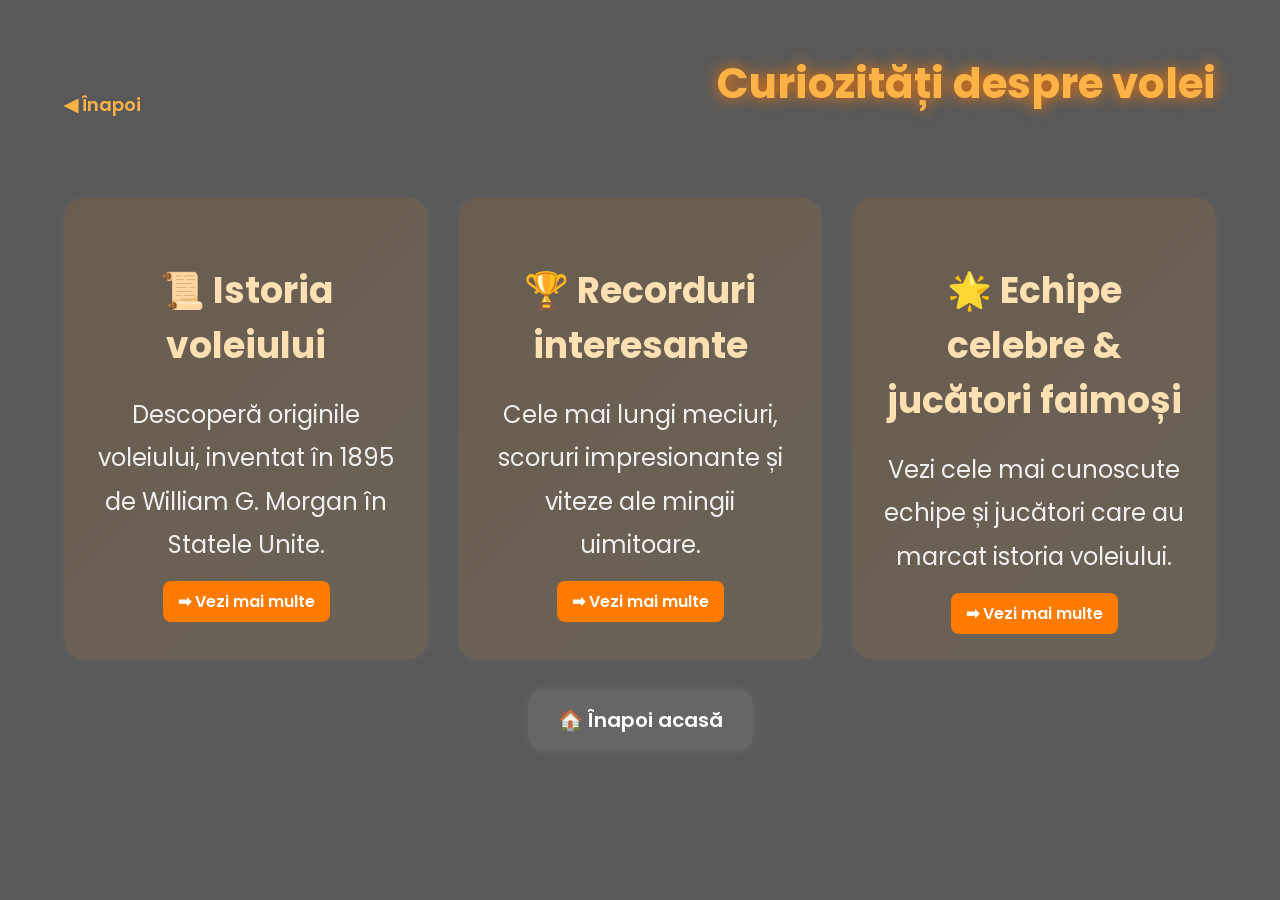
<file: curiozitati.html>
<!DOCTYPE html>
<html lang="ro">
<head>
    <meta charset="UTF-8">
    <meta name="viewport" content="width=device-width, initial-scale=1.0">
    <title>Curiozități — Volei Info</title>
    <link rel="stylesheet" href="style.css">
    <link href="https://fonts.googleapis.com/css2?family=Poppins:wght@400;600;700&display=swap" rel="stylesheet">
    <style>
        body {
            background: url("https://educațiefizică.ro/wp-content/uploads/2023/04/curiozitati-despre-volei.jpg") center/cover no-repeat;
            color: #fff;
            font-family: 'Poppins', sans-serif;
        }
        .overlay-page {
            background: rgba(0,0,0,0.65);
            min-height: 100vh;
            padding: 60px 5%;
        }
        header.sub-header {
            display: flex;
            align-items: center;
            justify-content: space-between;
            margin-bottom: 50px;
        
        }
        a.back { text-decoration: none; color: #ffb347; font-weight: 600; font-size: 18px; transition: all 0.3s ease; }
        a.back:hover { color: #fff; text-shadow: 0 0 10px #ff7b00; }
        h1 { text-align: center; font-size: 42px; color: #ffb347; text-shadow: 0 0 15px #ff7b00; margin-bottom: 40px; }
        .grid-sections { display: grid; grid-template-columns: repeat(auto-fit,minmax(300px,1fr)); gap:30px; }
        .section-card { background: linear-gradient(135deg, rgba(255,123,0,0.1), rgba(255,179,71,0.1)); border-radius:20px; padding:25px; box-shadow:0 0 15px rgba(255,255,255,0.05); transition:all 0.3s ease; text-align:center; }
        .section-card:hover { background: linear-gradient(135deg,#ff7b00,#ffb347); color:#000; box-shadow:0 0 25px #ff9e2c; transform: translateY(-8px);}
        .section-card a { display:inline-block; margin-top:15px; padding:8px 15px; background: #ff7b00; color:#fff; border-radius:8px; text-decoration:none; font-weight:600; transition:0.3s; }
        .section-card a:hover { background: #ffb347; color:#000; }
        @media(max-width:768px){ h1{font-size:36px;} h2{font-size:24px;} .overlay-page{padding:40px 5%;} }
    </style>
</head>
<body>
    <div class="overlay-page">
        <header class="sub-header">
            <a class="back" href="index.html">◀ Înapoi</a>
            <h1>Curiozități despre volei</h1>
        </header>

        <main class="grid-sections">
            <div class="section-card">
                <h2>📜 Istoria voleiului</h2>
                <p>Descoperă originile voleiului, inventat în 1895 de William G. Morgan în Statele Unite.</p>
                <a href="istorie.html">➡ Vezi mai multe</a>
            </div>

            <div class="section-card">
                <h2>🏆 Recorduri interesante</h2>
                <p>Cele mai lungi meciuri, scoruri impresionante și viteze ale mingii uimitoare.</p>
                <a href="recorduri.html">➡ Vezi mai multe</a>
            </div>

            <div class="section-card">
                <h2>🌟 Echipe celebre & jucători faimoși</h2>
                <p>Vezi cele mai cunoscute echipe și jucători care au marcat istoria voleiului.</p>
                <a href="echipe-jucatori.html">➡ Vezi mai multe</a>
            </div>
        </main>

        <footer>
          <a href="index.html" class="back-home">🏠 Înapoi acasă</a>

        </footer>
    </div>
</body>
</html>
</file>
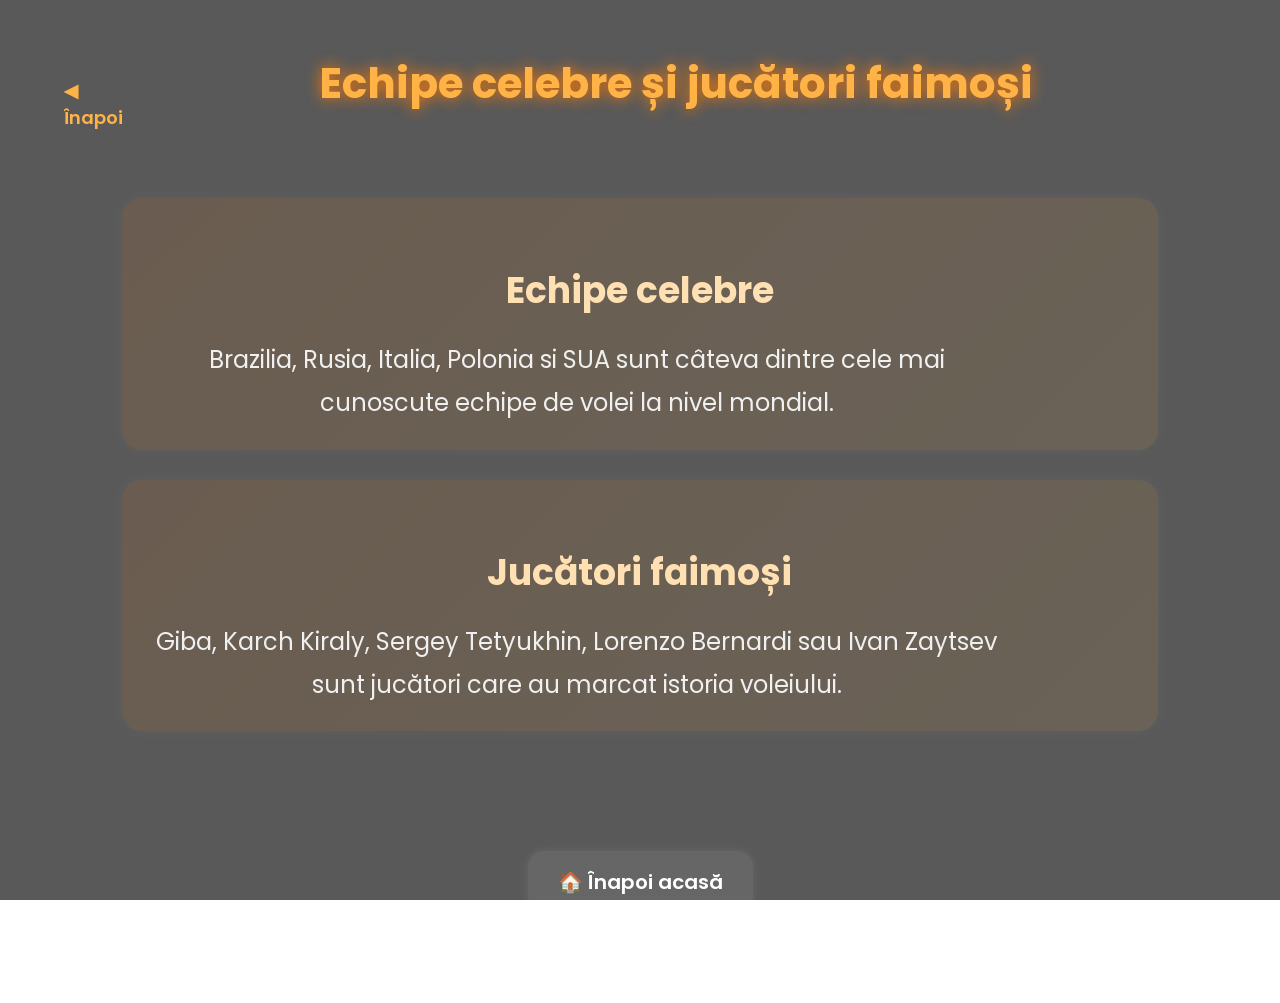
<file: echipe-jucatori.html>
<!DOCTYPE html>
<html lang="ro">
<head>
    <meta charset="UTF-8">
    <meta name="viewport" content="width=device-width, initial-scale=1.0">
    <title>Echipe și Jucători — Volei Info</title>
    <link rel="stylesheet" href="style.css">
    <link href="https://fonts.googleapis.com/css2?family=Poppins:wght@400;600;700&display=swap" rel="stylesheet">
    <style>
        body { background: url("https://www.fivb.com/wp-content/uploads/2024/05/90456-scaled.jpeg") center/cover no-repeat; color:#fff; font-family:'Poppins',sans-serif; }
        .overlay-page { background: rgba(0,0,0,0.65); min-height:100vh; padding:60px 5%; display:flex; flex-direction:column; align-items:center; }
        header.sub-header { display:flex; align-items:center; width:100%; margin-bottom:50px; }
        a.back { text-decoration:none; color:#ffb347; font-weight:600; font-size:18px; transition:all 0.3s ease; }
        a.back:hover { color:#fff; text-shadow:0 0 10px #ff7b00; }
        h1 { text-align:center; font-size:42px; color:#ffb347; text-shadow:0 0 15px #ff7b00; margin-bottom:40px; width:100%; }
        .section-card { background: linear-gradient(135deg, rgba(255,123,0,0.1), rgba(255,179,71,0.1)); border-radius:20px; padding:25px; margin-bottom:30px; box-shadow:0 0 15px rgba(255,255,255,0.05); transition:all 0.3s ease; width:90%; text-align:center; }
        .section-card:hover { background:linear-gradient(135deg,#ff7b00,#ffb347); color:#000; box-shadow:0 0 25px #ff9e2c; transform:translateY(-8px);}
        footer { text-align:center; margin-top:60px; }
        footer a { color:#ffb347; text-decoration:none; font-weight:600; transition:0.3s; }
        footer a:hover { color:#fff; text-shadow:0 0 10px #ff7b00; }
        @media(max-width:768px){ h1{font-size:36px;} h2{font-size:24px;} .overlay-page{padding:40px 5%;} }
    </style>
</head>
<body>
    <div class="overlay-page">
        <header class="sub-header">
            <a class="back" href="index.html">◀ Înapoi</a>
            <h1>Echipe celebre și jucători faimoși</h1>
        </header>

        <section class="section-card">
            <h2>Echipe celebre</h2>
            <p>Brazilia, Rusia, Italia, Polonia si SUA sunt câteva dintre cele mai cunoscute echipe de volei la nivel mondial.</p>
        </section>

        <section class="section-card">
            <h2>Jucători faimoși</h2>
            <p>Giba, Karch Kiraly, Sergey Tetyukhin, Lorenzo Bernardi sau Ivan Zaytsev sunt jucători care au marcat istoria voleiului.</p>
        </section>

        <footer>
           <a href="index.html" class="back-home">🏠 Înapoi acasă</a>

        </footer>
    </div>
</body>
</html>
</file>
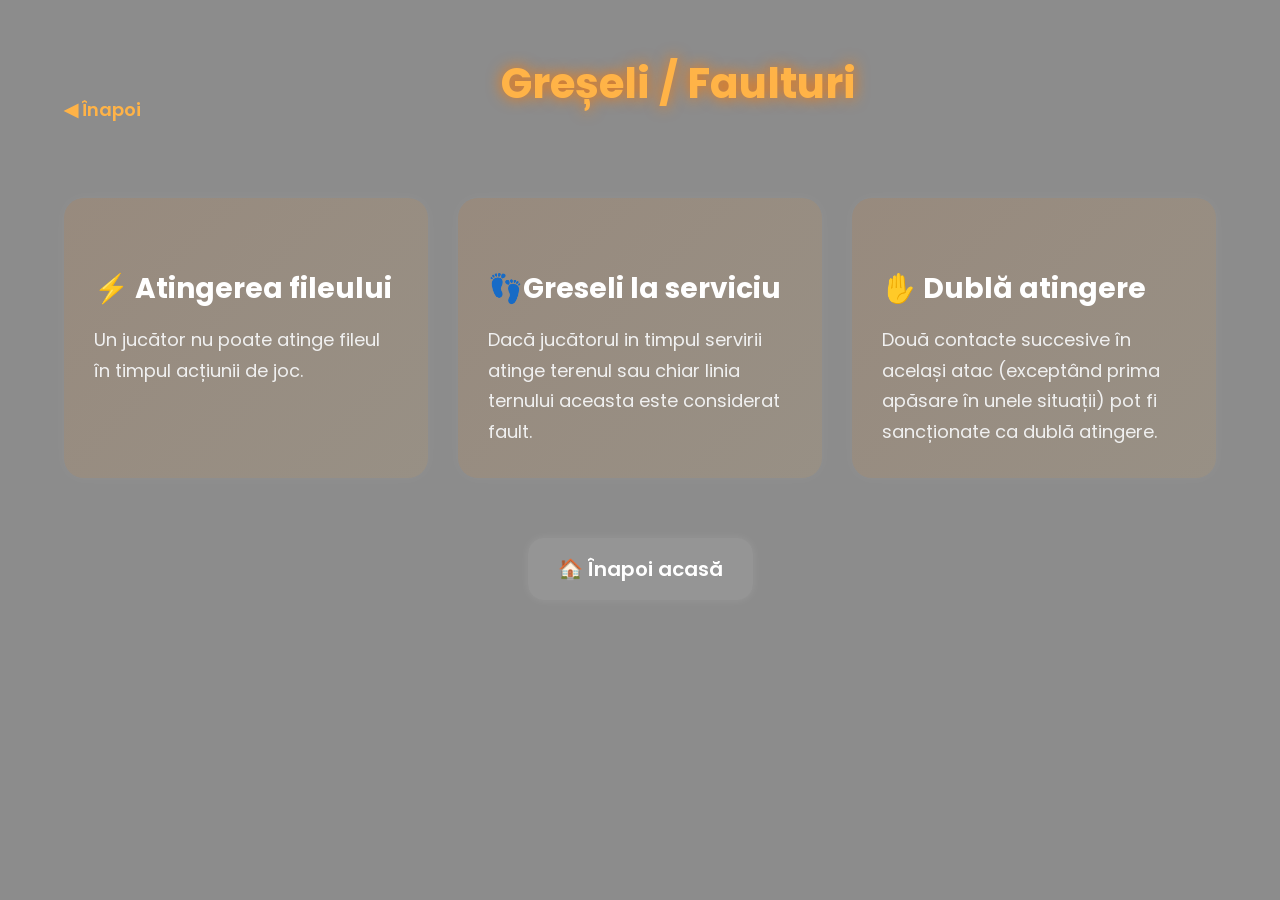
<file: greseli.html>
<!DOCTYPE html>
<html lang="ro">
<head>
    <meta charset="utf-8">
    <meta name="viewport" content="width=device-width,initial-scale=1">
    <title>Greșeli și faulturi — Volei Info</title>
    <link rel="stylesheet" href="style.css">
    <link href="https://fonts.googleapis.com/css2?family=Poppins:wght@400;600;700&display=swap" rel="stylesheet">
    <style>
        body {
            background: url("https://i.simpalsmedia.com/point.md/news/thumbnails/large/b739df8eb120091f7bf73201a9d5d9e6.jpg") center/cover no-repeat;
        }

        .overlay-page {
            background: rgba(0, 0, 0, 0.45);
            min-height: 100vh;
            padding: 60px 5%;
        }

        header.sub-header {
            display: flex;
            align-items: center;
            justify-content: space-between;
            margin-bottom: 40px;
        }

        a.back {
            text-decoration: none;
            color: #ffb347;
            font-weight: 600;
            font-size: 18px;
            transition: all 0.3s ease;
        }

        a.back:hover {
            color: #fff;
            text-shadow: 0 0 10px #ff7b00;
        }

        h1 {
            text-align: center;
            font-size: 42px;
            color: #ffb347;
            text-shadow: 0 0 15px #ff7b00;
            margin-bottom: 50px;
        }

        .grid-sections {
            display: grid;
            grid-template-columns: repeat(auto-fit, minmax(300px, 1fr));
            gap: 30px;
        }

        .section-card {
            background: linear-gradient(135deg, rgba(255,123,0,0.1), rgba(255,179,71,0.1));
            border-radius: 20px;
            padding: 30px;
            transition: all 0.3s ease;
            box-shadow: 0 0 15px rgba(255,255,255,0.05);
        }

        .section-card:hover {
            background: linear-gradient(135deg, #ff7b00, #ffb347);
            color: #000;
            box-shadow: 0 0 25px #ff9e2c;
            transform: translateY(-8px);
        }

        h2 {
            font-size: 28px;
            margin-bottom: 15px;
            display: flex;
            align-items: center;
            gap: 10px;
            color: #fff;
        }

        p {
            font-size: 18px;
            line-height: 1.7;
            color: #f0f0f0;
        }

        footer {
            text-align: center;
            margin-top: 60px;
        }

        footer a {
            color: #ffb347;
            text-decoration: none;
            font-weight: 600;
            transition: 0.3s;
        }

        footer a:hover {
            color: #fff;
            text-shadow: 0 0 10px #ff7b00;
        }

        @media (max-width: 768px) {
            h1 { font-size: 36px; }
            h2 { font-size: 24px; }
            .overlay-page { padding: 40px 5%; }
        }
    </style>
</head>
<body>
    <div class="overlay-page">
        <header class="sub-header">
            <a class="back" href="index.html">◀ Înapoi</a>
            <h1>Greșeli / Faulturi</h1>
            <div></div>
        </header>

        <main class="grid-sections">
            <div class="section-card">
                <h2>⚡ Atingerea fileului</h2>
                <p>Un jucător nu poate atinge fileul în timpul acțiunii de joc.</p>
            </div>

            <div class="section-card">
                <h2>👣Greseli la serviciu</h2>
                <p>Dacă jucătorul in timpul servirii atinge terenul sau chiar linia ternului aceasta este considerat fault.</p>
            </div>

            <div class="section-card">
                <h2>✋ Dublă atingere</h2>
                <p>Două contacte succesive în același atac (exceptând prima apăsare în unele situații) pot fi sancționate ca dublă atingere.</p>
            </div>
        </main>

        <footer>
            <a href="index.html" class="back-home">🏠 Înapoi acasă</a>

        </footer>
    </div>
</body>
</html>
</file>
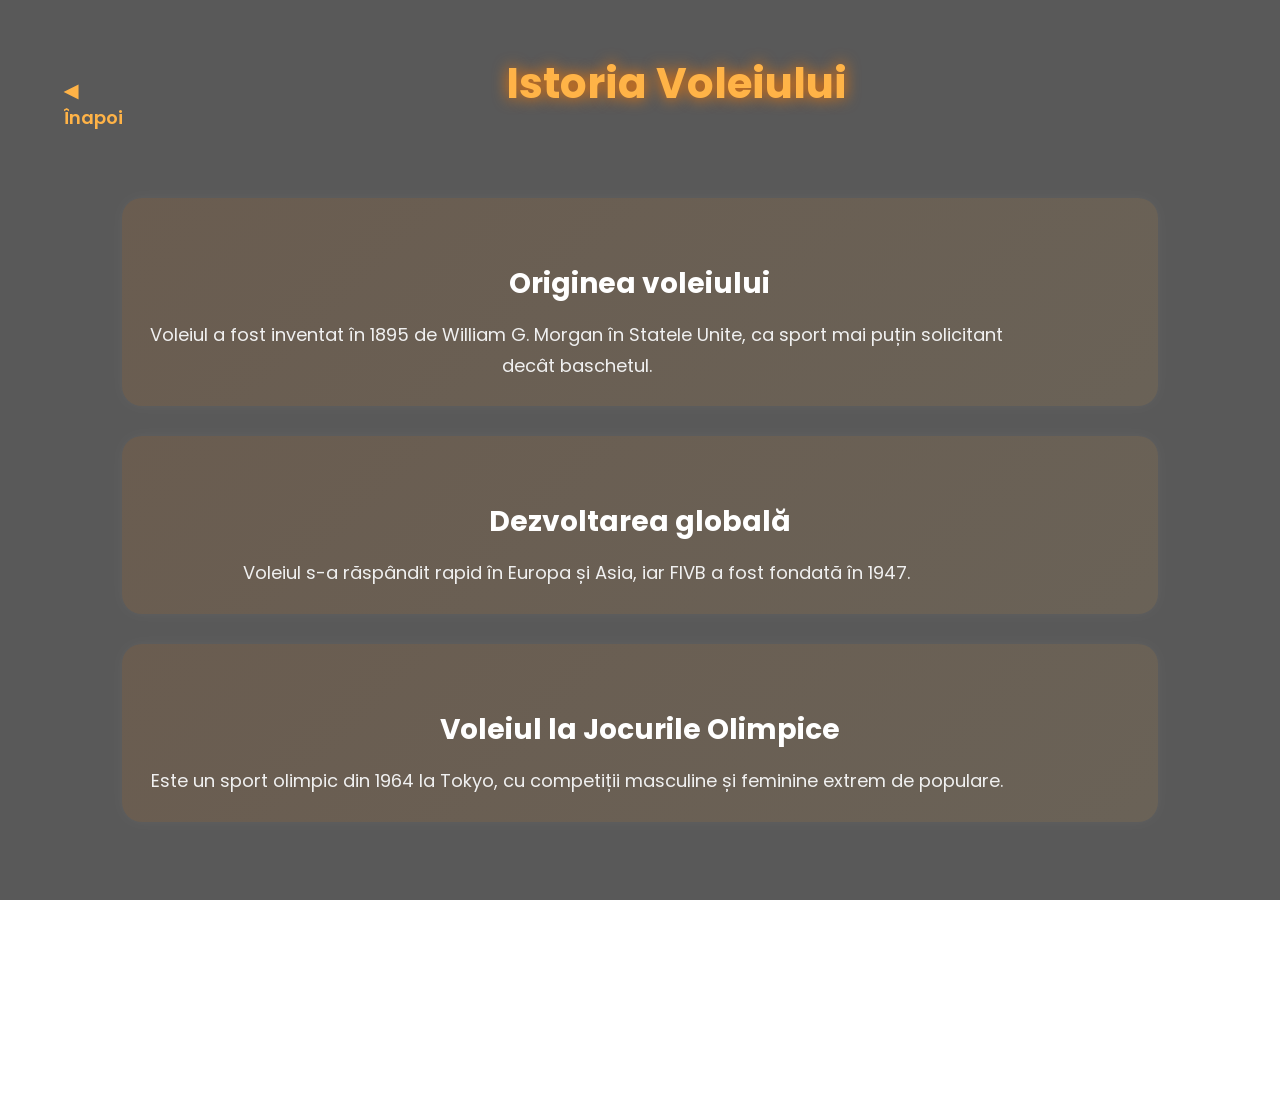
<file: istorie.html>
<!DOCTYPE html>
<html lang="ro">
<head>
    <meta charset="utf-8">
    <meta name="viewport" content="width=device-width, initial-scale=1.0">
    <title>Istoria Voleiului — Volei Info</title>
    <link rel="stylesheet" href="style.css">
    <link href="https://fonts.googleapis.com/css2?family=Poppins:wght@400;600;700&display=swap" rel="stylesheet">
    <style>
        body { background: url("https://view.livresq.com/view/62ed1c11d21cae000857f2d2/data/static/media/29fa6538-fa39-4ab1-b6c4-833620d71463.jpg?b=423172") center/cover no-repeat; color:#fff; font-family:'Poppins',sans-serif; }
        .overlay-page { background: rgba(0,0,0,0.65); min-height:100vh; padding:60px 5%; display:flex; flex-direction:column; align-items:center; }
        header.sub-header { display:flex; align-items:center; width:100%; margin-bottom:50px; }
        a.back { text-decoration:none; color:#ffb347; font-weight:600; font-size:18px; transition:all 0.3s ease; }
        a.back:hover { color:#fff; text-shadow:0 0 10px #ff7b00; }
        h1 { text-align:center; font-size:42px; color:#ffb347; text-shadow:0 0 15px #ff7b00; margin-bottom:40px; width:100%; }
        .section-card { background: linear-gradient(135deg, rgba(255,123,0,0.1), rgba(255,179,71,0.1)); border-radius:20px; padding:25px; margin-bottom:30px; box-shadow:0 0 15px rgba(255,255,255,0.05); transition:all 0.3s ease; width:90%; text-align:center; }
        .section-card:hover { background:linear-gradient(135deg,#ff7b00,#ffb347); color:#000; box-shadow:0 0 25px #ff9e2c; transform:translateY(-8px);}
        h2 { font-size:28px; margin-bottom:15px; color:#fff; }
        p { font-size:18px; line-height:1.7; color:#f0f0f0; }
        footer { text-align:center; margin-top:60px; }
        footer a { color:#ffb347; text-decoration:none; font-weight:600; transition:0.3s; }
        footer a:hover { color:#fff; text-shadow:0 0 10px #ff7b00; }
        @media(max-width:768px){ h1{font-size:36px;} h2{font-size:24px;} .overlay-page{padding:40px 5%;} }
    </style>
</head>
<body>
    <div class="overlay-page">
        <header class="sub-header">
            <a class="back" href="index.html">◀ Înapoi</a>
            <h1>Istoria Voleiului</h1>
        </header>

        <section class="section-card">
            <h2>Originea voleiului</h2>
            <p>Voleiul a fost inventat în 1895 de William G. Morgan în Statele Unite, ca sport mai puțin solicitant decât baschetul.</p>
        </section>

        <section class="section-card">
            <h2>Dezvoltarea globală</h2>
            <p>Voleiul s-a răspândit rapid în Europa și Asia, iar FIVB a fost fondată în 1947.</p>
        </section>

        <section class="section-card">
            <h2>Voleiul la Jocurile Olimpice</h2>
            <p>Este un sport olimpic din 1964 la Tokyo, cu competiții masculine și feminine extrem de populare.</p>
        </section>

        <footer>
           <a href="index.html" class="back-home">🏠 Înapoi acasă</a>

        </footer>
    </div>
</body>
</html>
</file>
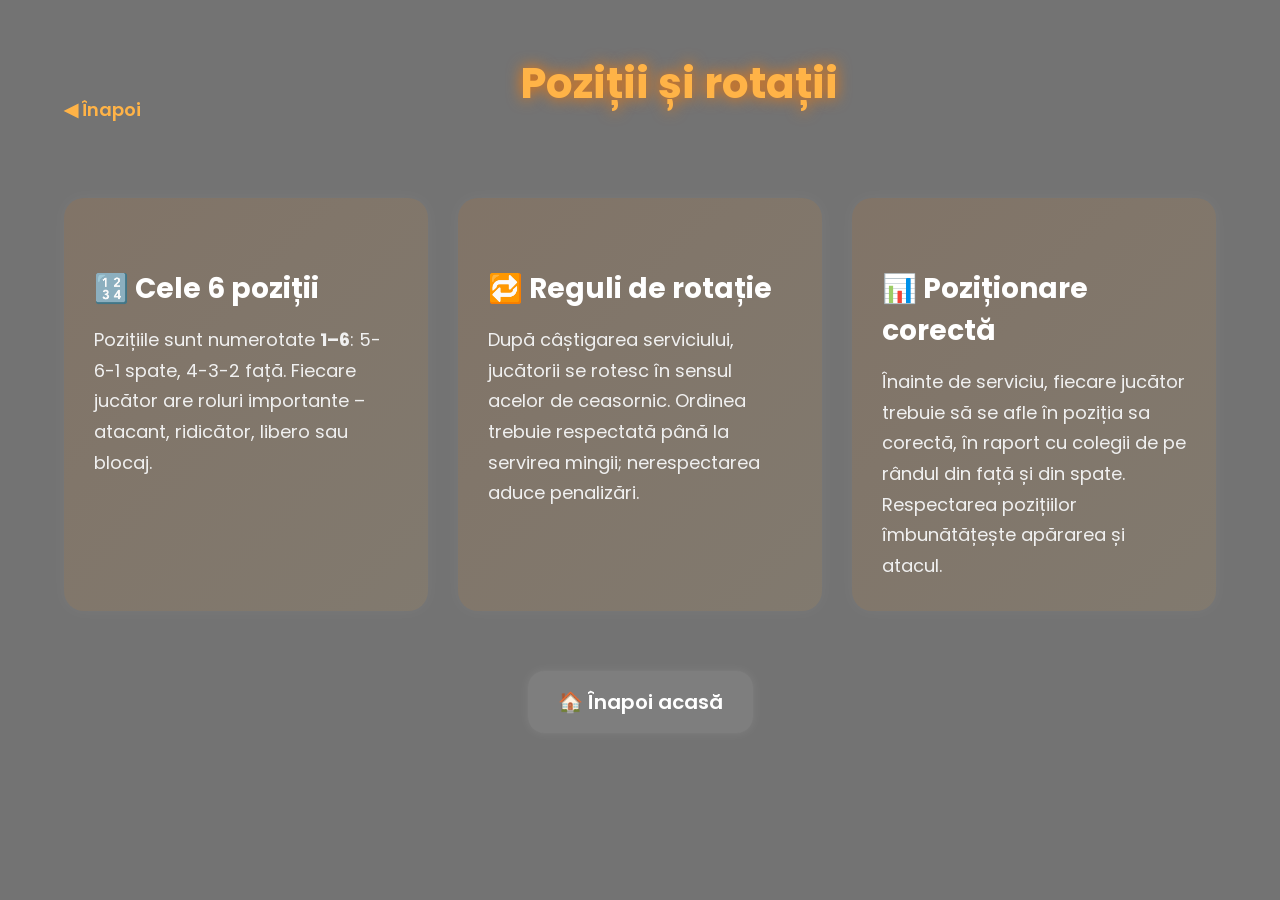
<file: pozitii.html>
<!DOCTYPE html>
<html lang="ro">
<head>
    <meta charset="utf-8">
    <meta name="viewport" content="width=device-width,initial-scale=1">
    <title>Poziții & Rotații — Volei Info</title>
    <link rel="stylesheet" href="style.css">
    <link href="https://fonts.googleapis.com/css2?family=Poppins:wght@400;600;700&display=swap" rel="stylesheet">
    <style>
        body {
            background: url("https://c8.alamy.com/comp/F71P65/vector-image-of-a-volleyball-court-with-positions-of-players-F71P65.jpg") center/cover no-repeat;
        }

        .overlay-page {
            background: rgba(0, 0, 0, 0.55);
            min-height: 100vh;
            padding: 60px 5%;
        }

        header.sub-header {
            display: flex;
            align-items: center;
            justify-content: space-between;
            margin-bottom: 40px;
        }

        a.back {
            text-decoration: none;
            color: #ffb347;
            font-weight: 600;
            font-size: 18px;
            transition: all 0.3s ease;
        }

        a.back:hover {
            color: #fff;
            text-shadow: 0 0 10px #ff7b00;
        }

        h1 {
            text-align: center;
            font-size: 42px;
            color: #ffb347;
            text-shadow: 0 0 15px #ff7b00;
            margin-bottom: 50px;
        }

        .grid-sections {
            display: grid;
            grid-template-columns: repeat(auto-fit, minmax(300px, 1fr));
            gap: 30px;
        }

        .section-card {
            background: linear-gradient(135deg, rgba(255,123,0,0.1), rgba(255,179,71,0.1));
            border-radius: 20px;
            padding: 30px;
            transition: all 0.3s ease;
            box-shadow: 0 0 15px rgba(255,255,255,0.05);
        }

        .section-card:hover {
            background: linear-gradient(135deg, #ff7b00, #ffb347);
            color: #000;
            box-shadow: 0 0 25px #ff9e2c;
            transform: translateY(-8px);
        }

        h2 {
            font-size: 28px;
            margin-bottom: 15px;
            display: flex;
            align-items: center;
            gap: 10px;
            color: #fff;
        }

        p {
            font-size: 18px;
            line-height: 1.7;
            color: #f0f0f0;
        }

        footer {
            text-align: center;
            margin-top: 60px;
        }

        footer a {
            color: #ffb347;
            text-decoration: none;
            font-weight: 600;
            transition: 0.3s;
        }

        footer a:hover {
            color: #fff;
            text-shadow: 0 0 10px #ff7b00;
        }

        @media (max-width: 768px) {
            h1 { font-size: 36px; }
            h2 { font-size: 24px; }
            .overlay-page { padding: 40px 5%; }
        }
    </style>
</head>
<body>
    <div class="overlay-page">
        <header class="sub-header">
            <a class="back" href="index.html">◀ Înapoi</a>
            <h1>Poziții și rotații</h1>
            <div></div>
        </header>

        <main class="grid-sections">
            <div class="section-card">
                <h2>🔢 Cele 6 poziții</h2>
                <p>Pozițiile sunt numerotate <b>1–6</b>: 5-6-1 spate, 4-3-2 față. Fiecare jucător are roluri importante – atacant, ridicător, libero sau blocaj.</p>
            </div>

            <div class="section-card">
                <h2>🔁 Reguli de rotație</h2>
                <p>După câștigarea serviciului, jucătorii se rotesc în sensul acelor de ceasornic. Ordinea trebuie respectată până la servirea mingii; nerespectarea aduce penalizări.</p>
            </div>

            <div class="section-card">
                <h2>📊 Poziționare corectă</h2>
                <p>Înainte de serviciu, fiecare jucător trebuie să se afle în poziția sa corectă, în raport cu colegii de pe rândul din față și din spate. Respectarea pozițiilor îmbunătățește apărarea și atacul.</p>
            </div>
        </main>

        <footer>
            <a href="index.html" class="back-home">🏠 Înapoi acasă</a>

        </footer>
    </div>
</body>
</html>
</file>
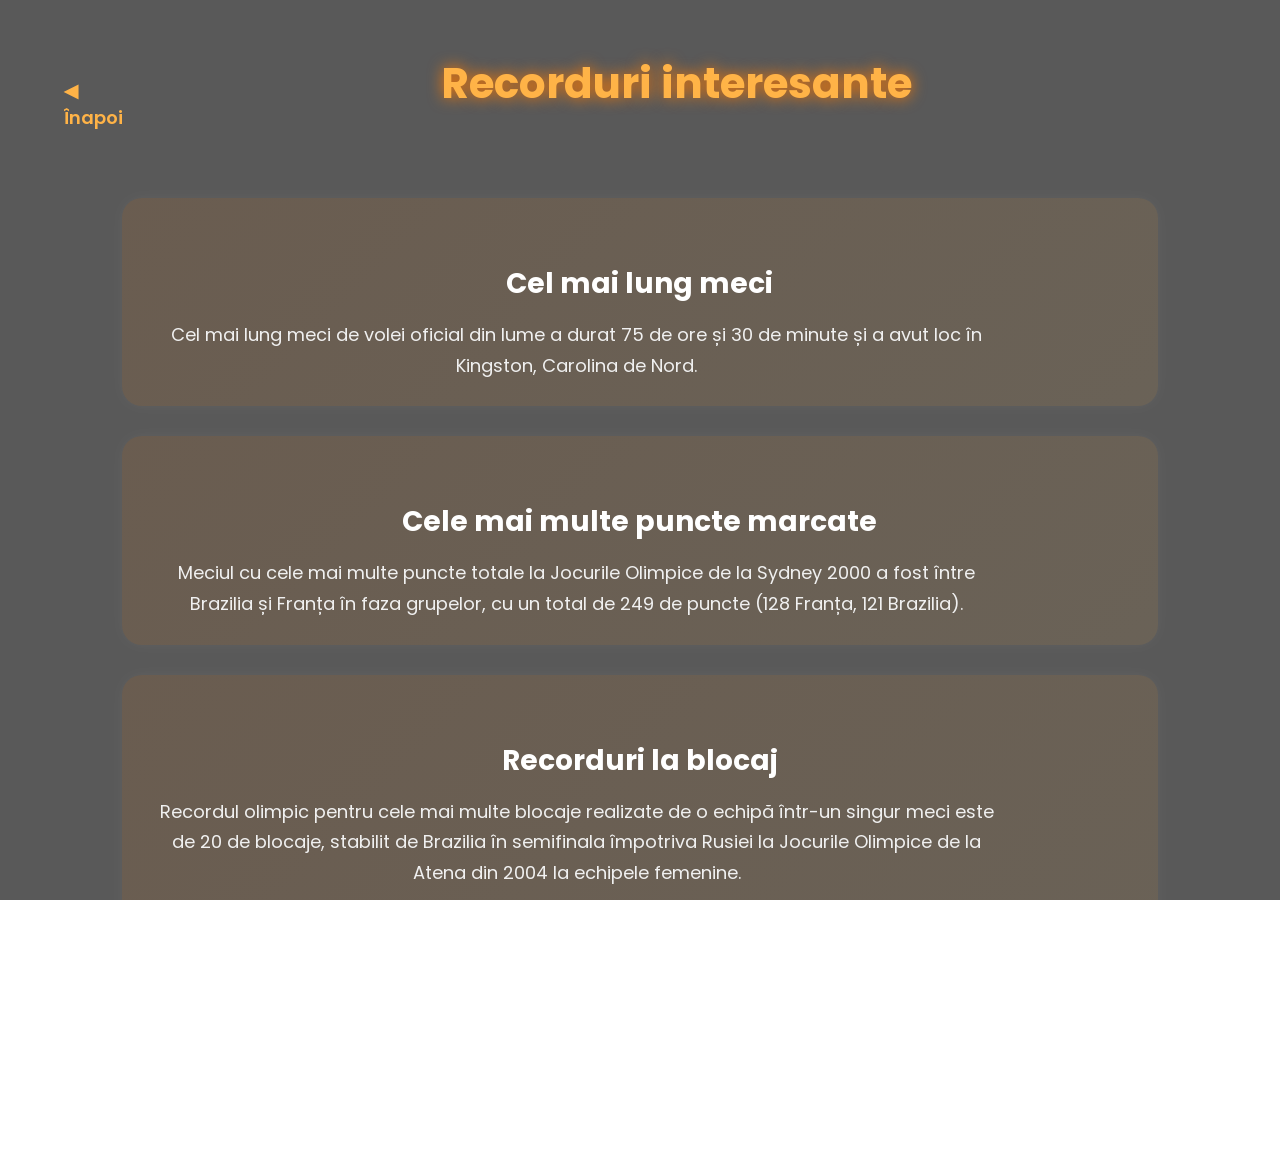
<file: recorduri.html>
<!DOCTYPE html>
<html lang="ro">
<head>
    <meta charset="utf-8">
    <meta name="viewport" content="width=device-width, initial-scale=1.0">
    <title>Recorduri Volei — Volei Info</title>
    <link rel="stylesheet" href="style.css">
    <link href="https://fonts.googleapis.com/css2?family=Poppins:wght@400;600;700&display=swap" rel="stylesheet">
    <style>
        body { background: url("https://i.ytimg.com/vi/U7fn8N1bUVI/maxresdefault.jpg") center/cover no-repeat; color:#fff; font-family:'Poppins',sans-serif; }
        .overlay-page { background: rgba(0,0,0,0.65); min-height:100vh; padding:60px 5%; display:flex; flex-direction:column; align-items:center; }
        header.sub-header { display:flex; align-items:center; width:100%; margin-bottom:50px; }
        a.back { text-decoration:none; color:#ffb347; font-weight:600; font-size:18px; transition:all 0.3s ease; }
        a.back:hover { color:#fff; text-shadow:0 0 10px #ff7b00; }
        h1 { text-align:center; font-size:42px; color:#ffb347; text-shadow:0 0 15px #ff7b00; margin-bottom:40px; width:100%; }
        .section-card { background: linear-gradient(135deg, rgba(255,123,0,0.1), rgba(255,179,71,0.1)); border-radius:20px; padding:25px; margin-bottom:30px; box-shadow:0 0 15px rgba(255,255,255,0.05); transition:all 0.3s ease; width:90%; text-align:center; }
        .section-card:hover { background:linear-gradient(135deg,#ff7b00,#ffb347); color:#000; box-shadow:0 0 25px #ff9e2c; transform:translateY(-8px);}
        h2 { font-size:28px; margin-bottom:15px; color:#fff; }
        p { font-size:18px; line-height:1.7; color:#f0f0f0; }
        footer { text-align:center; margin-top:60px; }
        footer a { color:#ffb347; text-decoration:none; font-weight:600; transition:0.3s; }
        footer a:hover { color:#fff; text-shadow:0 0 10px #ff7b00; }
        @media(max-width:768px){ h1{font-size:36px;} h2{font-size:24px;} .overlay-page{padding:40px 5%;} }
    </style>
</head>
<body>
    <div class="overlay-page">
        <header class="sub-header">
            <a class="back" href="index.html">◀ Înapoi</a>
            <h1>Recorduri interesante</h1>
        </header>

        <section class="section-card">
            <h2>Cel mai lung meci</h2>
            <p>Cel mai lung meci de volei oficial din lume a durat 75 de ore și 30 de minute și a avut loc în Kingston, Carolina de Nord.</p>
        </section>

        <section class="section-card">
            <h2>Cele mai multe puncte marcate</h2>
            <p>Meciul cu cele mai multe puncte totale la Jocurile Olimpice de la Sydney 2000 a fost între Brazilia și Franța în faza grupelor, cu un total de 249 de puncte (128 Franța, 121 Brazilia).</p>
        </section>

        <section class="section-card">
            <h2>Recorduri la blocaj</h2>
            <p>Recordul olimpic pentru cele mai multe blocaje realizate de o echipă într-un singur meci este de 20 de blocaje, stabilit de Brazilia în semifinala împotriva Rusiei la Jocurile Olimpice de la Atena din 2004 la echipele femenine.</p>

        <footer>
           <a href="index.html" class="back-home">🏠 Înapoi acasă</a>

        </footer>
    </div>
</body>
</html>
</file>
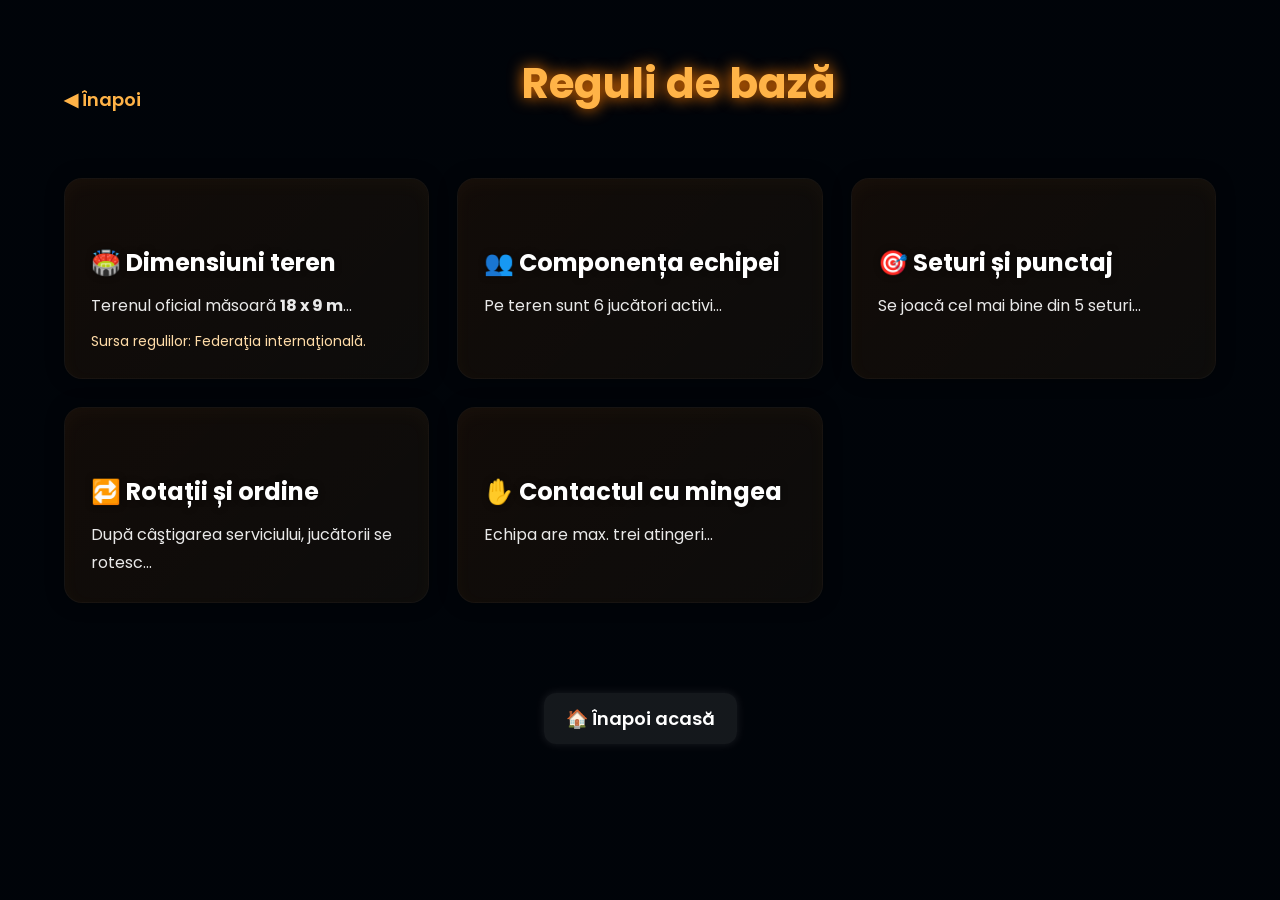
<file: reguli.html>
<!DOCTYPE html>
<html lang="ro">
<head>
    <meta charset="utf-8">
    <meta name="viewport" content="width=device-width,initial-scale=1">
    <title>Reguli de bază — Volei Info</title>

    <link href="https://fonts.googleapis.com/css2?family=Poppins:wght@400;600;700&display=swap" rel="stylesheet">
    <link rel="stylesheet" href="style.css">

    <style>
       body {
    background: 
        linear-gradient(rgba(0, 0, 0, 0.65), rgba(0, 0, 0, 0.65)),
        url("https://wallpapers.com/images/hd/volleyball-4k-bright-orange-sunset-abm145nfqiprnr0n.jpg") 
        center/cover no-repeat fixed;
    background-color: #041936;
}


        .overlay-page {
            background: rgba(0,0,0,0.55);
            min-height: 100vh;
            padding: 60px 5%;
        }

        header.sub-header {
            display: flex;
            align-items: center;
            justify-content: space-between;
            margin-bottom: 40px;
        }

        a.back {
            text-decoration: none;
            color: #ffb347;
            font-weight: 600;
            font-size: 18px;
            transition: 0.25s;
        }

        a.back:hover {
            color: #fff;
            text-shadow: 0 0 10px #ff7b00;
        }

        h1 {
            text-align: center;
            font-size: 42px;
            color: #ffb347;
            text-shadow: 0 0 15px #ff7b00;
            margin-bottom: 30px;
        }

        .grid-sections {
            display: grid;
            grid-template-columns: repeat(auto-fit, minmax(300px, 1fr));
            gap: 28px;
        }

        .section-card {
            background: linear-gradient(135deg, rgba(255,123,0,0.07), rgba(255,179,71,0.05));
            border-radius: 18px;
            padding: 26px;
            transition: 0.28s ease;
            box-shadow: 0 0 18px rgba(0,0,0,0.35), 
                        0 6px 18px rgba(255,179,71,0.03) inset;
            border: 1px solid rgba(255,255,255,0.03);
        }

        .section-card:hover {
            background: linear-gradient(135deg, #ff7b00, #ffb347);
            color: #000;
            transform: translateY(-8px);
            box-shadow: 0 10px 30px rgba(255,123,0,0.18);
        }

        .section-card h2 {
            font-size: 24px;
            margin-bottom: 12px;
            display: flex;
            align-items: center;
            gap: 10px;
            color: #fff;
            text-shadow: 0 0 6px rgba(0,0,0,0.5);
        }

        .section-card p {
            font-size: 16px;
            line-height: 1.7;
            color: #e9e9e9;
        }

        .note {
            margin-top: 12px;
            font-size: 14px;
            color: #ffdca8;
        }

        footer {
            text-align: center;
            margin-top: 60px;
        }

        .back-home {
            display: inline-block;
            margin: 30px auto;
            padding: 12px 22px;
            background: rgba(255,255,255,0.08);
            color: #fff;
            font-size: 18px;
            font-weight: 600;
            text-decoration: none;
            border-radius: 12px;
            transition: 0.3s ease;
            box-shadow: 0 0 10px rgba(255,255,255,0.1);
        }

        .back-home:hover {
            background: linear-gradient(90deg, #ff7b00, #ffb347);
            color: #000;
            transform: translateY(-6px);
            box-shadow: 0 0 15px #ff7b00;
        }

        @media (max-width: 768px) {
            h1 { font-size: 36px; }
            .overlay-page { padding: 36px 5%; }
        }
    </style>
</head>
<body>
    <div class="overlay-page">

        <header class="sub-header">
            <a class="back" href="index.html">◀ Înapoi</a>
            <h1>Reguli de bază</h1>
            <div></div>
        </header>

        <main class="grid-sections">
            <div class="section-card">
                <h2>🏟️ Dimensiuni teren</h2>
                <p>Terenul oficial măsoară <strong>18 x 9 m</strong>...</p>
                <div class="note">Sursa regulilor: Federaţia internaţională.</div>
            </div>

            <div class="section-card">
                <h2>👥 Componența echipei</h2>
                <p>Pe teren sunt 6 jucători activi...</p>
            </div>

            <div class="section-card">
                <h2>🎯 Seturi și punctaj</h2>
                <p>Se joacă cel mai bine din 5 seturi...</p>
            </div>

            <div class="section-card">
                <h2>🔁 Rotații și ordine</h2>
                <p>După câştigarea serviciului, jucătorii se rotesc...</p>
            </div>

            <div class="section-card">
                <h2>✋ Contactul cu mingea</h2>
                <p>Echipa are max. trei atingeri...</p>
            </div>
        </main>

        <footer>
            <a href="index.html" class="back-home">🏠 Înapoi acasă</a>
        </footer>

    </div>
</body>
</html>
</file>
<file: style.css>
/* ═══════════════ RESET & BASE ═══════════════ */
*, *::before, *::after {
  box-sizing: border-box;
  margin: 0;
  padding: 0;
}

html, body {
  height: 100%;
  overflow-x: hidden;
  font-family: 'Poppins', sans-serif;
  color: #fff;
}

body {
  background-color: #1a3a5c;
  background-image:
    linear-gradient(rgba(0,0,0,0.42), rgba(0,0,0,0.42)),
    url("https://wallpapers.com/images/hd/volleyball-4k-bright-orange-sunset-abm145nfqiprnr0n.jpg");
  background-repeat: no-repeat;
  background-position: center center;
  background-size: cover;
  background-attachment: fixed;
}

img { display: block; max-width: 100%; height: auto; }

.sr-only {
  position: absolute;
  width: 1px; height: 1px;
  padding: 0; margin: -1px;
  overflow: hidden;
  clip: rect(0,0,0,0);
  white-space: nowrap;
  border: 0;
}

/* ═══════════════ LAYOUT ═══════════════ */
.container {
  display: flex;
  min-height: 100vh;
  align-items: stretch;
}

/* ═══════════════ SIDEBAR — mic cum era înainte ═══════════════ */
.sidebar {
  width: 260px;
  flex-shrink: 0;
  background: linear-gradient(180deg, rgba(0,30,80,0.92), rgba(4,16,42,0.95));
  backdrop-filter: blur(10px);
  padding: 24px 16px;
  display: flex;
  flex-direction: column;
  gap: 16px;
  position: sticky;
  top: 0;
  height: 100vh;
  overflow-y: auto;
  border-right: 1px solid rgba(255,123,0,0.2);
  z-index: 10;
}

.logo { text-align: center; }

.logo img {
  width: 65px;
  margin: 0 auto;
  filter: drop-shadow(0 0 8px #ff7b00);
}

.logo h2 {
  font-size: 14px;
  margin-top: 8px;
  letter-spacing: 1px;
  color: #ffe0b2;
}

.theme-btn {
  margin-top: 8px;
  padding: 7px 12px;
  background: rgba(255,123,0,0.2);
  border: 1px solid #ff7b00;
  border-radius: 20px;
  color: #ffb347;
  font-size: 11px;
  font-family: 'Poppins', sans-serif;
  cursor: pointer;
  transition: background 0.3s, color 0.3s;
}
.theme-btn:hover { background: #ff7b00; color: #fff; }

.search-box {
  width: 100%;
  padding: 9px 12px;
  border: 1px solid rgba(255,255,255,0.15);
  border-radius: 8px;
  background: rgba(255,255,255,0.08);
  color: #fff;
  font-family: 'Poppins', sans-serif;
  font-size: 13px;
  outline: none;
  transition: border-color 0.3s, box-shadow 0.3s;
}
.search-box:focus {
  border-color: #ff7b00;
  box-shadow: 0 0 8px rgba(255,123,0,0.4);
}
.search-box::placeholder { color: #aaa; }

.sidebar ul {
  list-style: none;
  display: flex;
  flex-direction: column;
  gap: 10px;
}

.sidebar ul li a {
  display: block;
  padding: 11px 14px;
  border-radius: 10px;
  background: rgba(255,255,255,0.06);
  color: #fff;
  font-weight: 600;
  font-size: 14px;
  text-decoration: none;
  transition: background 0.25s, transform 0.25s, box-shadow 0.25s;
}
.sidebar ul li a:hover,
.sidebar ul li a:focus-visible {
  background: linear-gradient(90deg, #ff7b00, #ffb347);
  transform: translateX(5px);
  box-shadow: 0 0 10px rgba(255,123,0,0.4);
  outline: none;
}

.sidebar ul li span {
  display: block;
  font-size: 12px;
  color: #bbb;
  padding-left: 14px;
  margin-top: 4px;
}

/* ═══════════════ CONTENT — mare ═══════════════ */
.content {
  flex: 1;
  min-width: 0;
  display: flex;
  flex-direction: column;
}

.overlay {
  flex: 1;
  display: flex;
  flex-direction: column;
  justify-content: center;
  padding: 70px 90px;
  background: rgba(0,0,0,0.28);
  min-height: 100vh;
}

/* ═══════════════ TIPOGRAFIE — mare ═══════════════ */
h1 {
  font-size: 68px;
  color: #ffb347;
  text-shadow: 0 0 14px rgba(255,123,0,0.7);
  margin-bottom: 24px;
  line-height: 1.15;
}

h2 {
  font-size: 36px;
  color: #ffe0b2;
  margin-top: 40px;
  margin-bottom: 20px;
}

p {
  font-size: 24px;
  line-height: 1.8;
  color: #f0f0f0;
  max-width: 860px;
}

/* ═══════════════ CARDS — mari ═══════════════ */
.cards {
  display: grid;
  grid-template-columns: repeat(auto-fit, minmax(280px, 1fr));
  gap: 32px;
  margin-top: 24px;
  max-width: 1100px;
}

.card {
  background: rgba(255,255,255,0.12);
  backdrop-filter: blur(6px);
  border: 1px solid rgba(255,255,255,0.15);
  border-radius: 24px;
  padding: 50px 36px;
  text-align: center;
  transition: transform 0.3s, background 0.3s, box-shadow 0.3s;
}
.card h3 { font-size: 28px; margin-bottom: 14px; }
.card p  { font-size: 22px; color: #ddd; margin: 0; max-width: none; }
.card:hover {
  transform: translateY(-7px);
  background: linear-gradient(135deg, #ff7b00, #ffb347);
  box-shadow: 0 8px 24px rgba(255,123,0,0.35);
  border-color: transparent;
}
.card:hover p { color: #fff; }

/* ═══════════════ BACK HOME ═══════════════ */
.back-home {
  display: flex;
  align-items: center;
  justify-content: center;
  width: fit-content;
  margin: 30px auto;
  padding: 16px 30px;
  background: rgba(255,255,255,0.08);
  color: #fff;
  font-size: 20px;
  font-weight: 600;
  font-family: 'Poppins', sans-serif;
  text-decoration: none;
  border-radius: 16px;
  transition: background 0.3s, box-shadow 0.3s;
  box-shadow: 0 0 10px rgba(255,255,255,0.1);
}
.back-home:hover {
  background: linear-gradient(90deg, #ff7b00, #ffb347);
  box-shadow: 0 0 15px #ff7b00;
}

/* ═══════════════ DARK MODE ═══════════════ */
.dark-mode {
  background-color: #0a0a0a !important;
  background-image: none !important;
  color: #e0e0e0;
}
.dark-mode .overlay  { background: rgba(0,0,0,0.6); }
.dark-mode .sidebar  { background: linear-gradient(180deg, #111, #1a1a1a); }
.dark-mode .card     { background: rgba(255,255,255,0.05); }
.dark-mode .search-box {
  background: rgba(255,255,255,0.05);
  border-color: rgba(255,255,255,0.1);
  color: #e0e0e0;
}

/* ═══════════════ RESPONSIVE ═══════════════ */
@media (max-width: 1024px) {
  body { background-attachment: scroll; }
}

@media (max-width: 900px) {
  .container { flex-direction: column; }

  .sidebar {
    width: 100%;
    height: auto;
    position: relative;
    padding: 15px;
    overflow-y: visible;
  }

  .overlay {
    padding: 30px 24px;
    justify-content: flex-start;
    min-height: auto;
  }

  h1 { font-size: 36px; text-align: center; }
  h2 { font-size: 26px; }
  p  { font-size: 18px; max-width: 100%; }

  .cards { grid-template-columns: 1fr; max-width: 100%; gap: 20px; }
  .card  { padding: 28px 20px; }
  .card h3 { font-size: 22px; }
  .card p  { font-size: 17px; }

  .sidebar ul li a { font-size: 14px; padding: 11px 14px; }
  .sidebar ul li span { font-size: 12px; }
}
</file>
